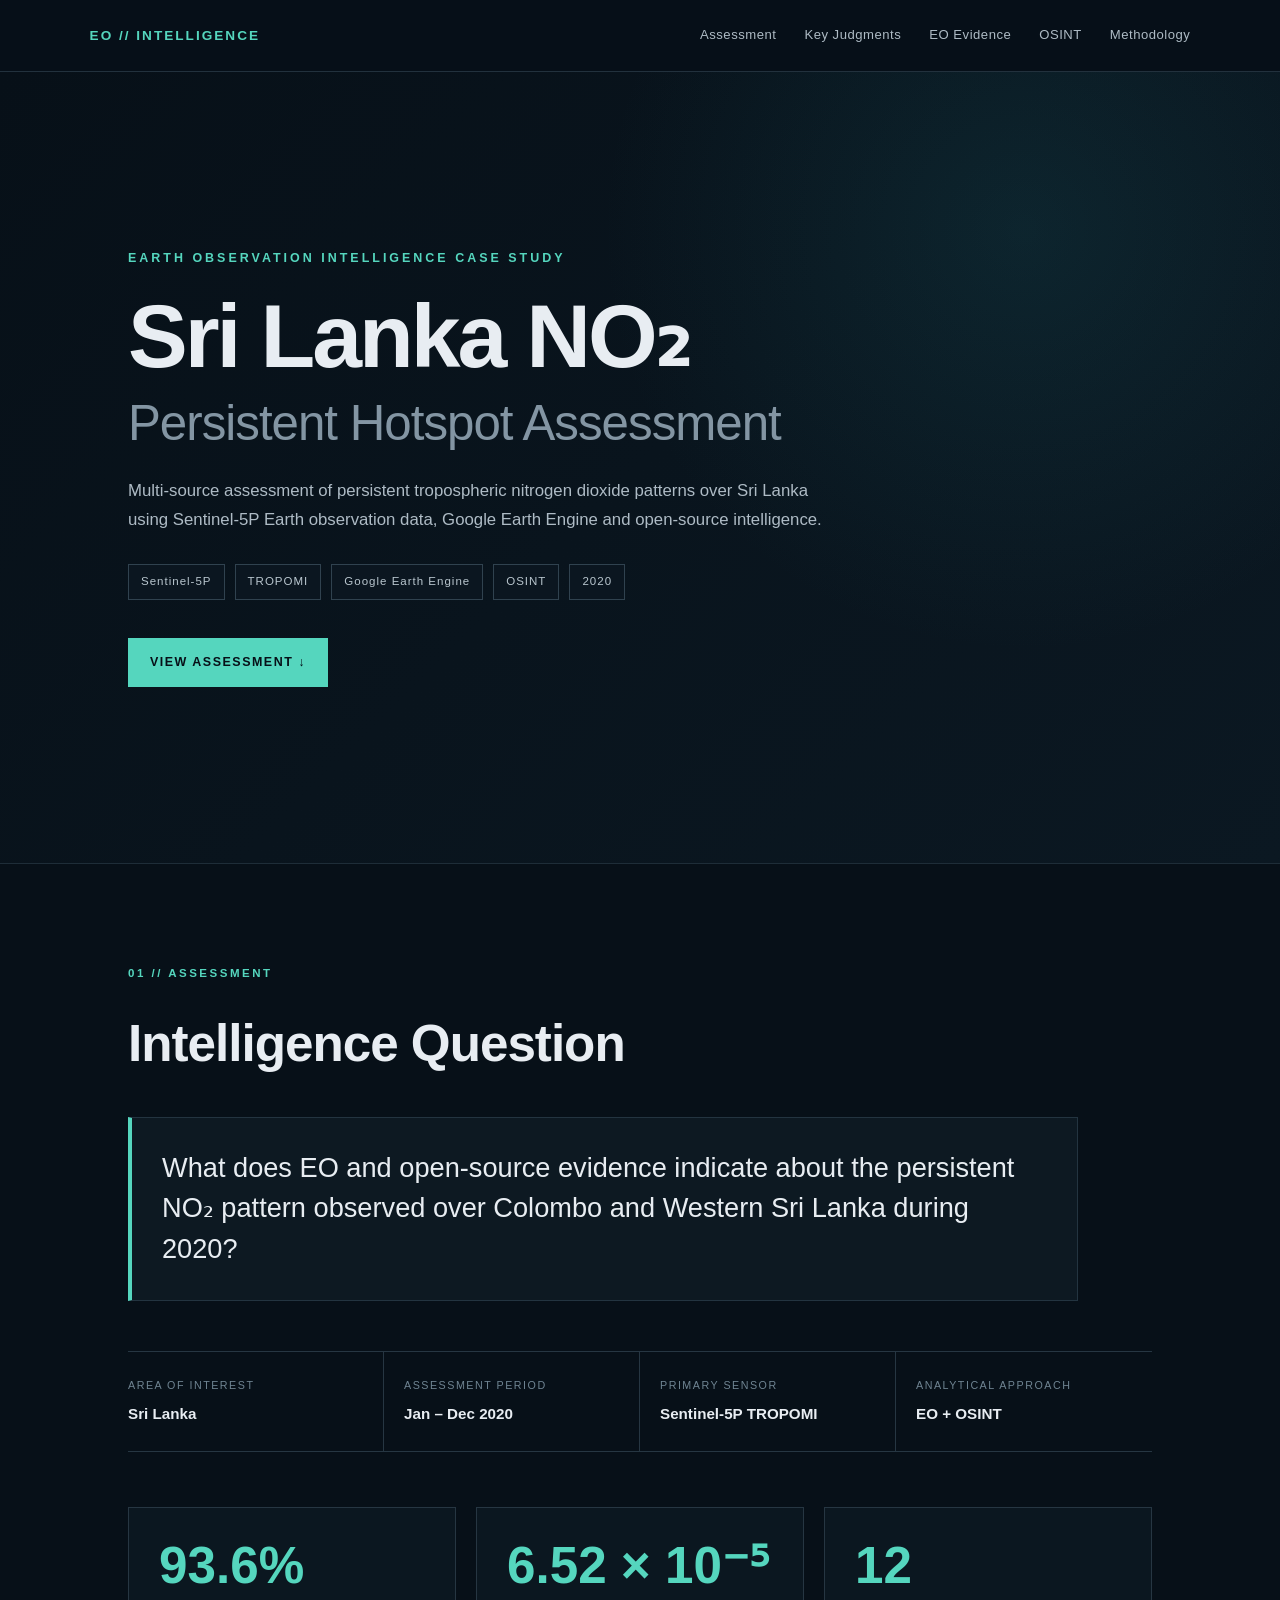
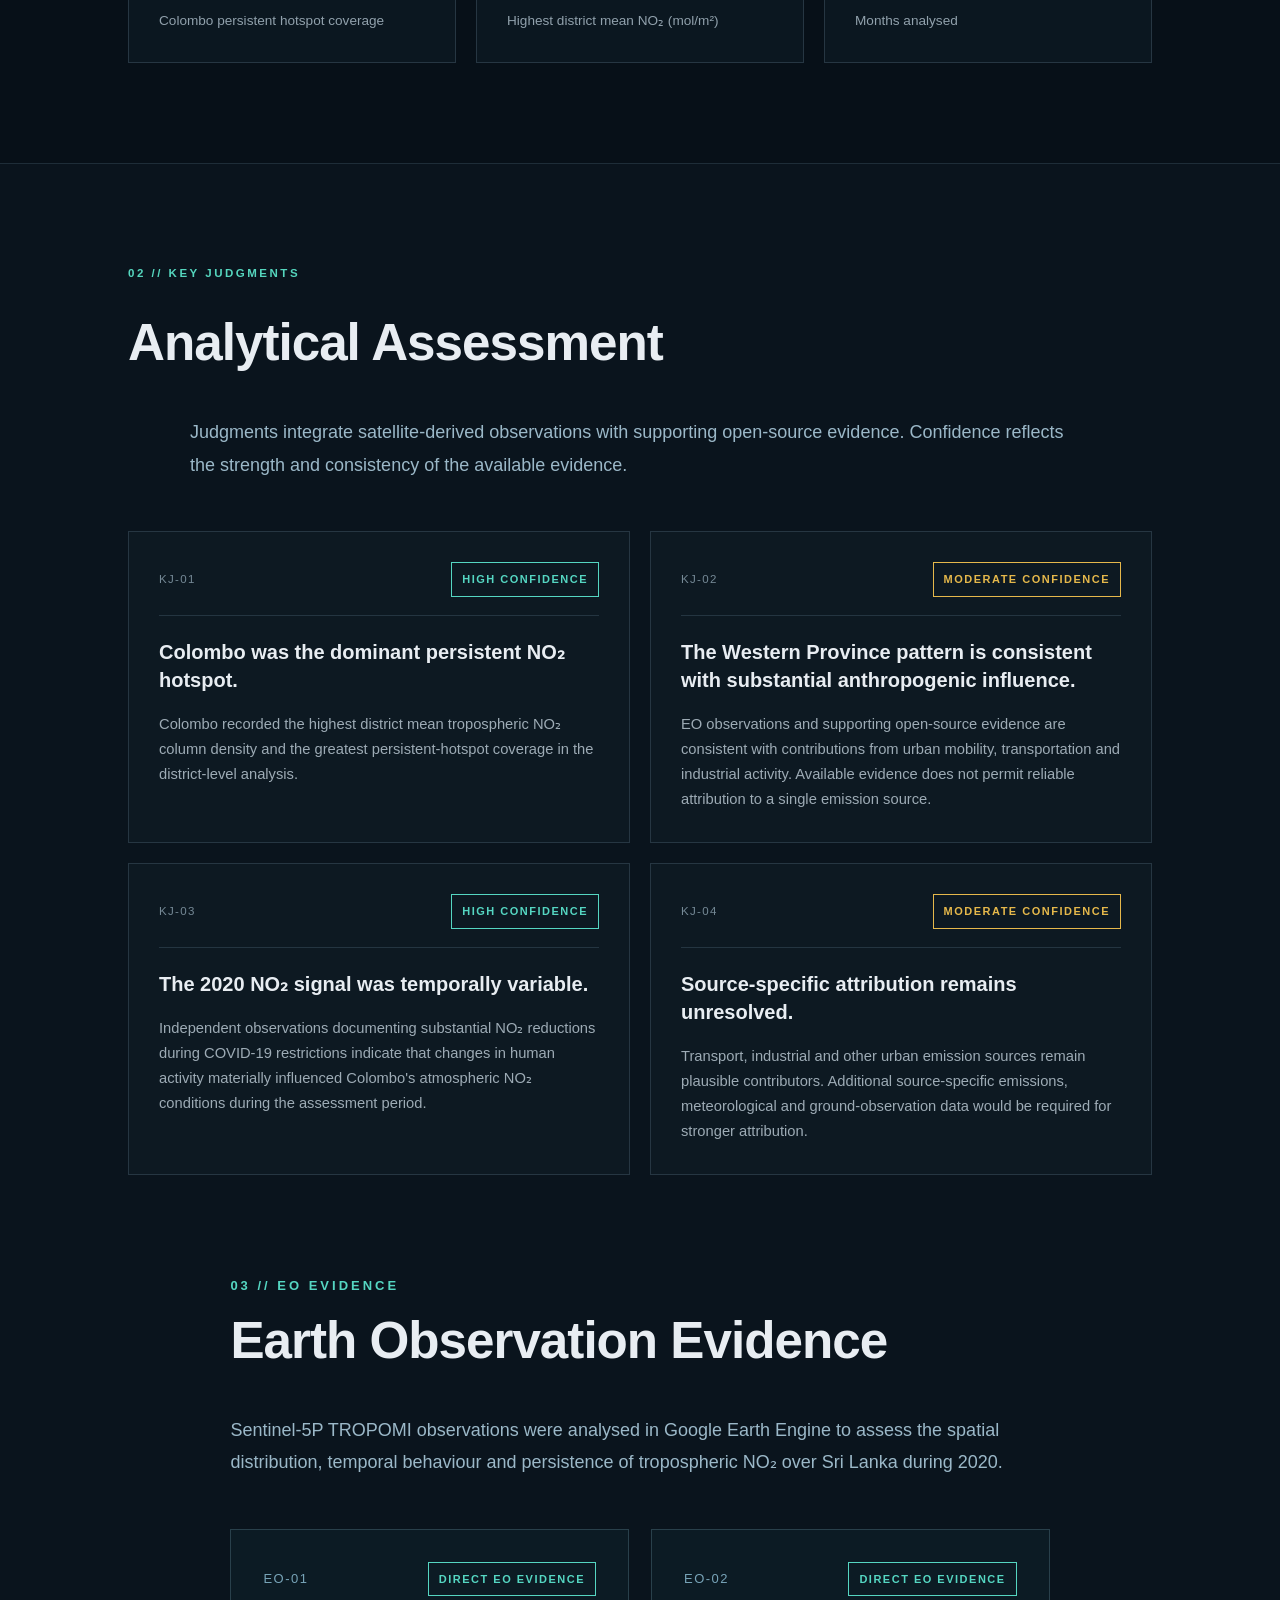
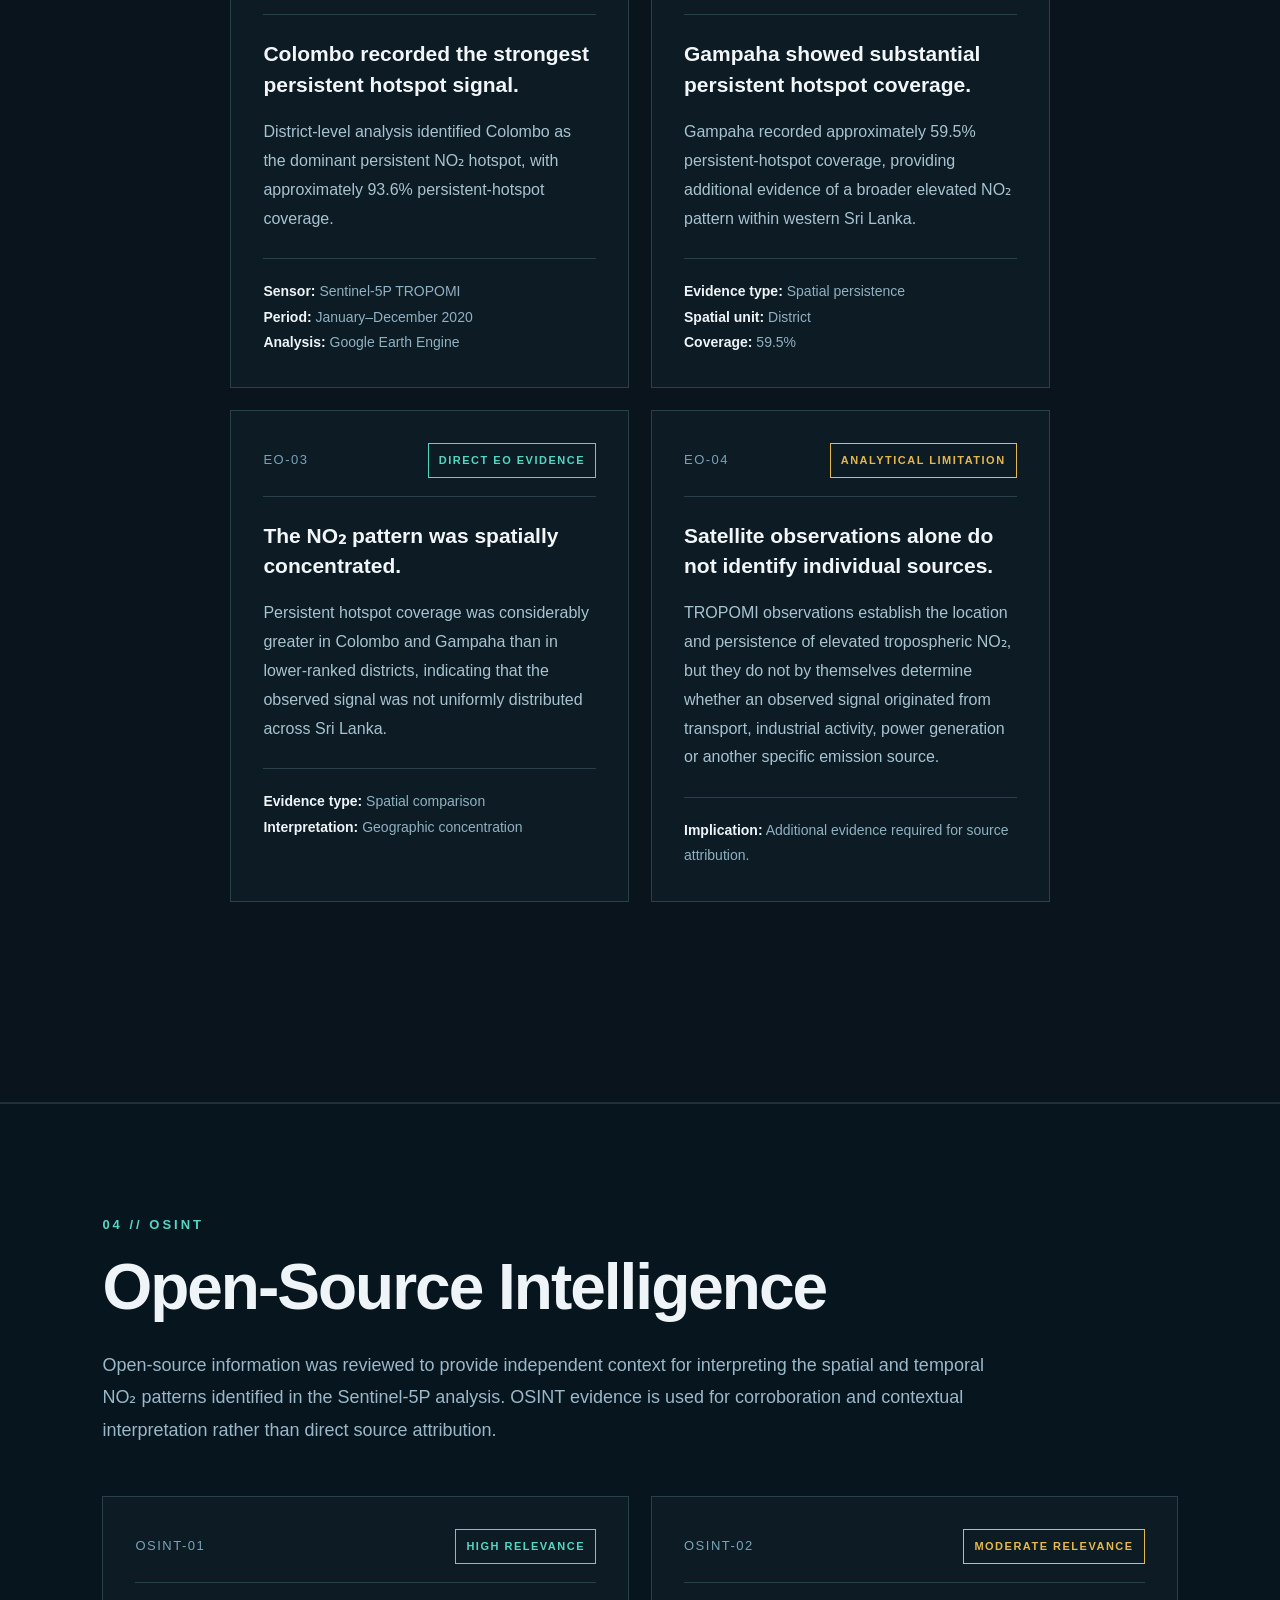
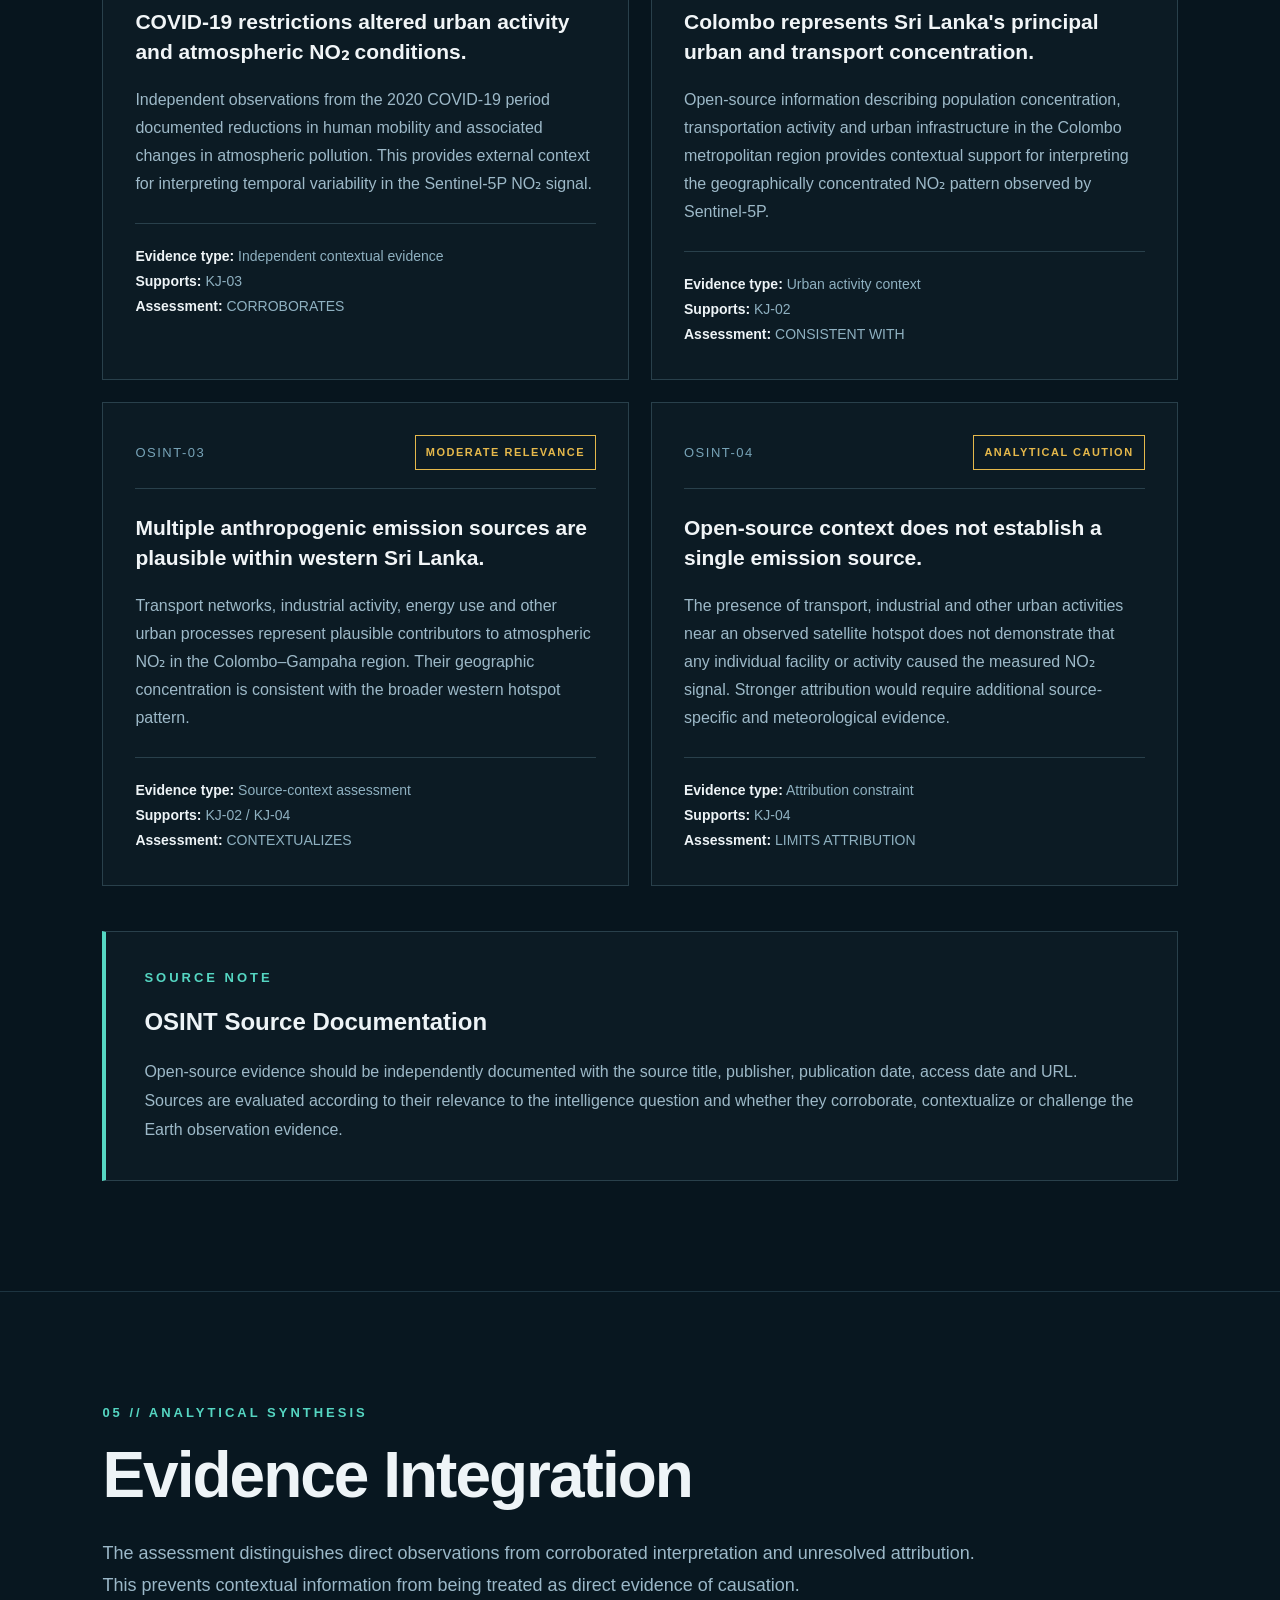
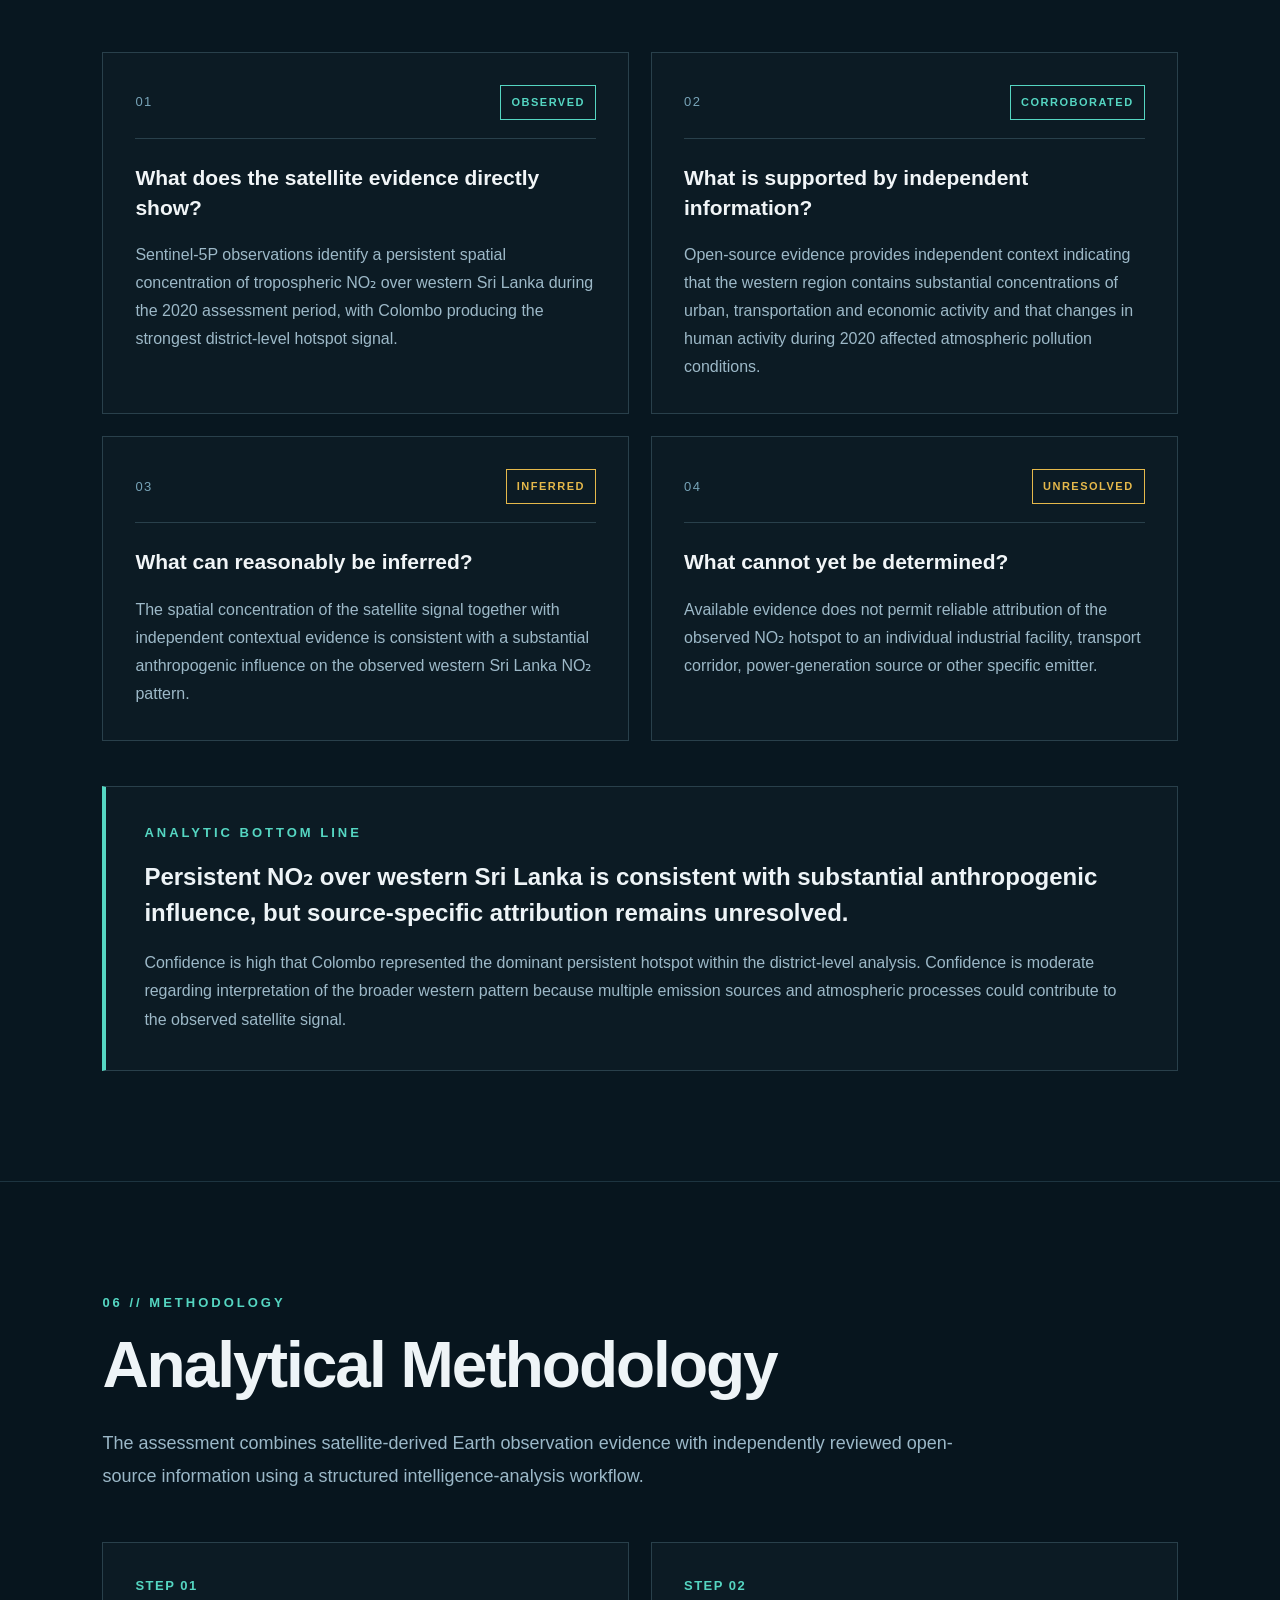
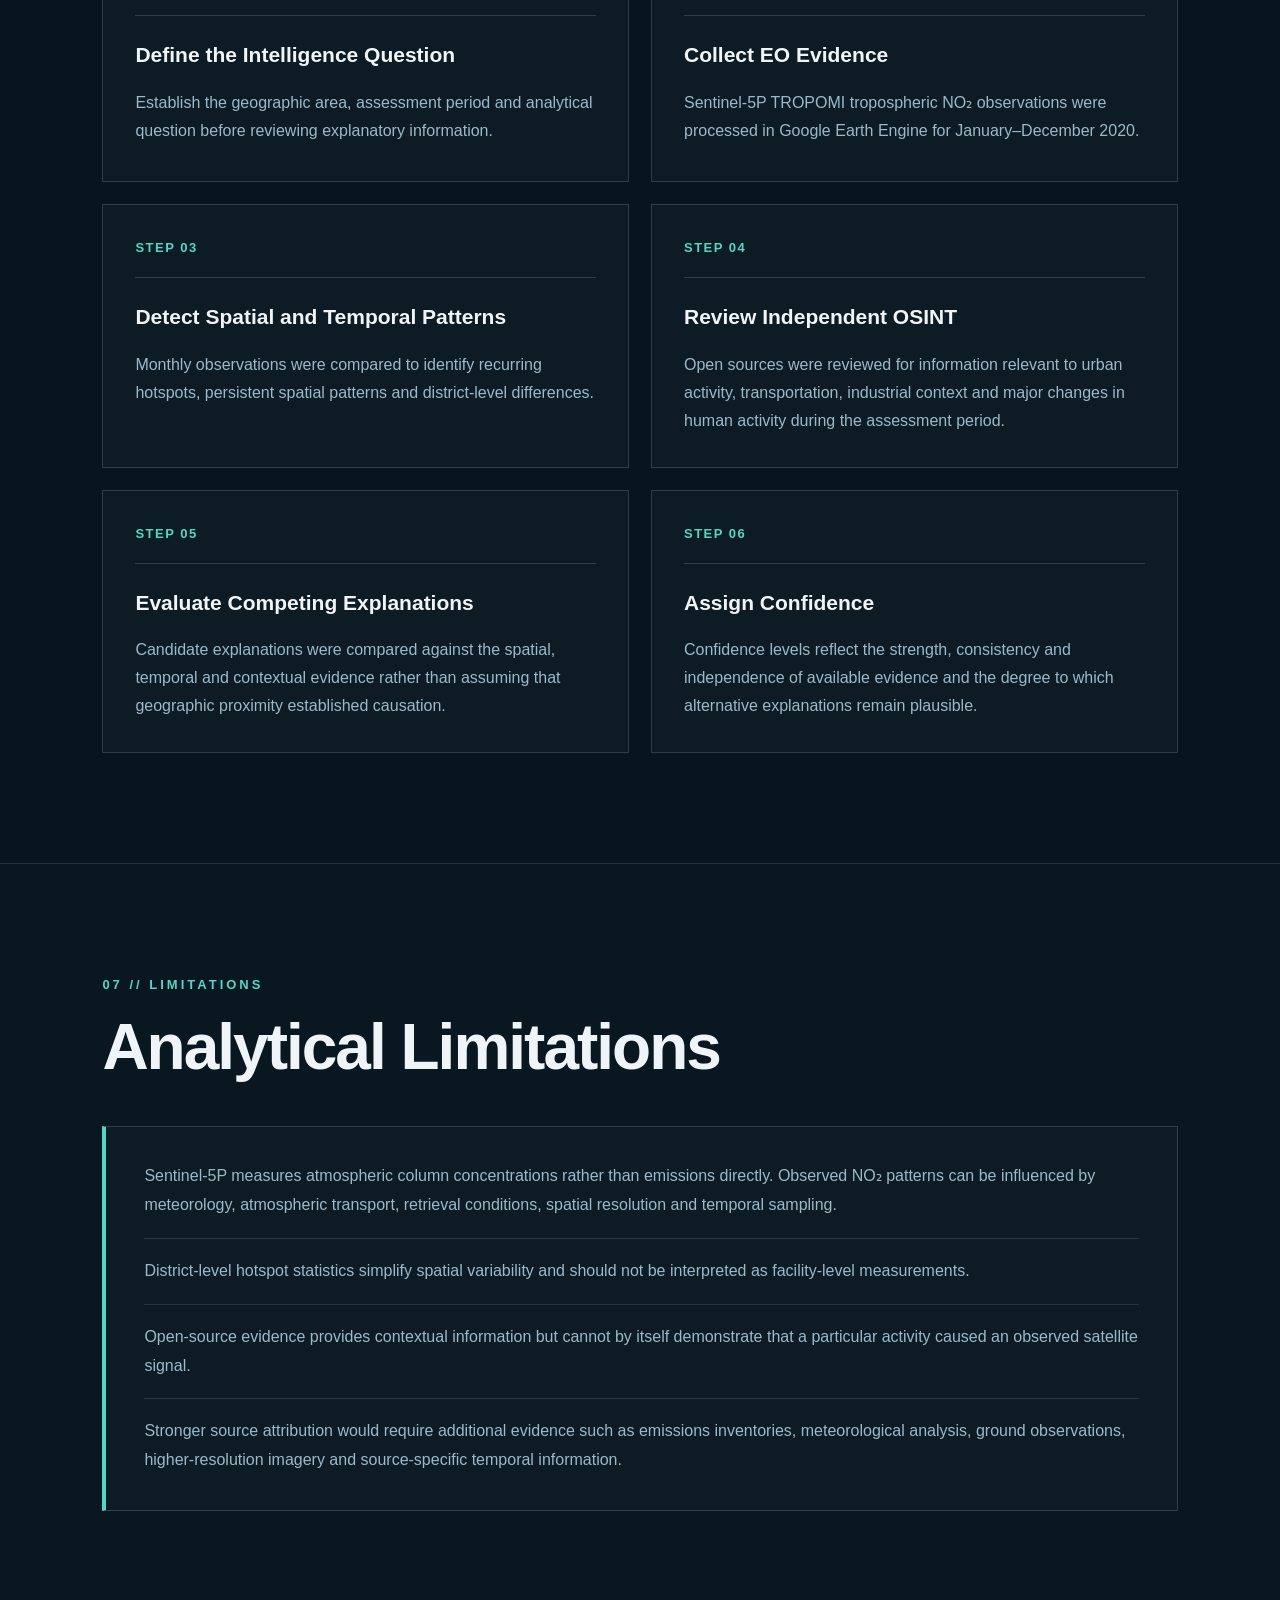
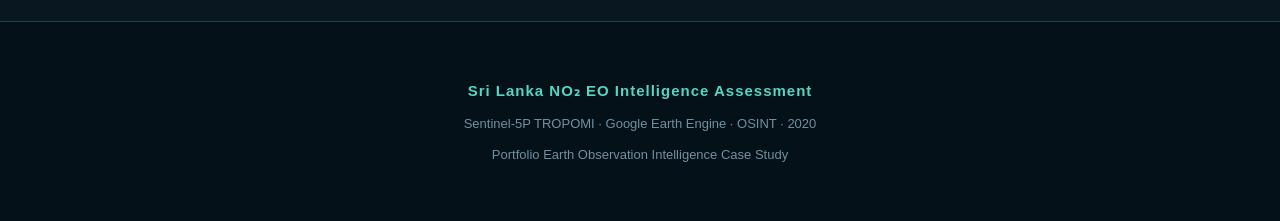
<file: docs/index.html>
<!DOCTYPE html>
<html lang="en">

<head>
  <meta charset="UTF-8">
  <meta name="viewport" content="width=device-width, initial-scale=1.0">

  <title>Sri Lanka NO₂ | EO Intelligence Assessment</title>

  <link rel="stylesheet" href="style.css">
</head>

<body>

  <!-- =========================
       NAVIGATION
  ========================== -->
  <nav class="navbar">
    <div class="logo">EO // INTELLIGENCE</div>

    <div class="nav-links">
      <a href="#assessment">Assessment</a>
      <a href="#judgments">Key Judgments</a>
      <a href="#evidence">EO Evidence</a>
      <a href="#osint">OSINT</a>
      <a href="#methodology">Methodology</a>
    </div>
  </nav>


  <!-- =========================
       HERO
  ========================== -->
  <header class="hero">

    <div class="hero-content">

      <p class="eyebrow">
        EARTH OBSERVATION INTELLIGENCE CASE STUDY
      </p>

      <h1>
        Sri Lanka NO₂
        <span>Persistent Hotspot Assessment</span>
      </h1>

      <p class="hero-description">
        Multi-source assessment of persistent tropospheric nitrogen dioxide
        patterns over Sri Lanka using Sentinel-5P Earth observation data,
        Google Earth Engine and open-source intelligence.
      </p>

      <div class="tags">
        <span>Sentinel-5P</span>
        <span>TROPOMI</span>
        <span>Google Earth Engine</span>
        <span>OSINT</span>
        <span>2020</span>
      </div>

      <a class="primary-button" href="#assessment">
        VIEW ASSESSMENT ↓
      </a>

    </div>

  </header>


  <!-- =========================
       INTELLIGENCE QUESTION
  ========================== -->
  <section id="assessment" class="section">

    <p class="section-number">01 // ASSESSMENT</p>

    <h2>Intelligence Question</h2>

    <div class="question-box">
      What does EO and open-source evidence indicate about the persistent
      NO₂ pattern observed over Colombo and Western Sri Lanka during 2020?
    </div>


    <div class="metadata-grid">

      <div>
        <p>AREA OF INTEREST</p>
        <strong>Sri Lanka</strong>
      </div>

      <div>
        <p>ASSESSMENT PERIOD</p>
        <strong>Jan – Dec 2020</strong>
      </div>

      <div>
        <p>PRIMARY SENSOR</p>
        <strong>Sentinel-5P TROPOMI</strong>
      </div>

      <div>
        <p>ANALYTICAL APPROACH</p>
        <strong>EO + OSINT</strong>
      </div>

    </div>


    <!-- Key metrics -->

    <div class="metrics">

      <div class="metric">
        <span>93.6%</span>
        <p>Colombo persistent hotspot coverage</p>
      </div>

      <div class="metric">
        <span>6.52 × 10⁻⁵</span>
        <p>Highest district mean NO₂ (mol/m²)</p>
      </div>

      <div class="metric">
        <span>12</span>
        <p>Months analysed</p>
      </div>

    </div>

  </section>


  <!-- =========================
       KEY JUDGMENTS
  ========================== -->
  <section id="judgments" class="section dark-section">

    <p class="section-number">02 // KEY JUDGMENTS</p>

    <h2>Analytical Assessment</h2>

    <p class="section-intro">
      Judgments integrate satellite-derived observations with supporting
      open-source evidence. Confidence reflects the strength and consistency
      of the available evidence.
    </p>


    <div class="judgment-grid">

      <!-- Judgment 1 -->

      <article class="judgment-card">

        <div class="judgment-header">
          <span>KJ-01</span>
          <span class="confidence high">HIGH CONFIDENCE</span>
        </div>

        <h3>Colombo was the dominant persistent NO₂ hotspot.</h3>

        <p>
          Colombo recorded the highest district mean tropospheric NO₂ column
          density and the greatest persistent-hotspot coverage in the
          district-level analysis.
        </p>

      </article>


      <!-- Judgment 2 -->

      <article class="judgment-card">

        <div class="judgment-header">
          <span>KJ-02</span>
          <span class="confidence moderate">MODERATE CONFIDENCE</span>
        </div>

        <h3>The Western Province pattern is consistent with substantial anthropogenic influence.</h3>

        <p>
          EO observations and supporting open-source evidence are consistent
          with contributions from urban mobility, transportation and
          industrial activity. Available evidence does not permit reliable
          attribution to a single emission source.
        </p>

      </article>


      <!-- Judgment 3 -->

      <article class="judgment-card">

        <div class="judgment-header">
          <span>KJ-03</span>
          <span class="confidence high">HIGH CONFIDENCE</span>
        </div>

        <h3>The 2020 NO₂ signal was temporally variable.</h3>

        <p>
          Independent observations documenting substantial NO₂ reductions
          during COVID-19 restrictions indicate that changes in human activity
          materially influenced Colombo's atmospheric NO₂ conditions during
          the assessment period.
        </p>

      </article>


      <!-- Judgment 4 -->

      <article class="judgment-card">

        <div class="judgment-header">
          <span>KJ-04</span>
          <span class="confidence moderate">MODERATE CONFIDENCE</span>
        </div>

        <h3>Source-specific attribution remains unresolved.</h3>

        <p>
          Transport, industrial and other urban emission sources remain
          plausible contributors. Additional source-specific emissions,
          meteorological and ground-observation data would be required for
          stronger attribution.
        </p>

      </article>

    </div>

    <!-- =========================
     03 // EO EVIDENCE
========================= -->

<section id="evidence" class="section">

  <div class="section-label">03 // EO EVIDENCE</div>
  <h2>Earth Observation Evidence</h2>

  <p class="section-intro">
    Sentinel-5P TROPOMI observations were analysed in Google Earth Engine
    to assess the spatial distribution, temporal behaviour and persistence
    of tropospheric NO₂ over Sri Lanka during 2020.
  </p>

  <div class="evidence-grid">

    <!-- EO-01 -->
    <article class="evidence-card">

      <div class="evidence-header">
        <span>EO-01</span>
        <span class="confidence high">DIRECT EO EVIDENCE</span>
      </div>

      <h3>Colombo recorded the strongest persistent hotspot signal.</h3>

      <p>
        District-level analysis identified Colombo as the dominant
        persistent NO₂ hotspot, with approximately 93.6% persistent-hotspot
        coverage.
      </p>

      <div class="evidence-meta">
        <strong>Sensor:</strong> Sentinel-5P TROPOMI<br>
        <strong>Period:</strong> January–December 2020<br>
        <strong>Analysis:</strong> Google Earth Engine
      </div>

    </article>


    <!-- EO-02 -->
    <article class="evidence-card">

      <div class="evidence-header">
        <span>EO-02</span>
        <span class="confidence high">DIRECT EO EVIDENCE</span>
      </div>

      <h3>Gampaha showed substantial persistent hotspot coverage.</h3>

      <p>
        Gampaha recorded approximately 59.5% persistent-hotspot coverage,
        providing additional evidence of a broader elevated NO₂ pattern
        within western Sri Lanka.
      </p>

      <div class="evidence-meta">
        <strong>Evidence type:</strong> Spatial persistence<br>
        <strong>Spatial unit:</strong> District<br>
        <strong>Coverage:</strong> 59.5%
      </div>

    </article>


    <!-- EO-03 -->
    <article class="evidence-card">

      <div class="evidence-header">
        <span>EO-03</span>
        <span class="confidence high">DIRECT EO EVIDENCE</span>
      </div>

      <h3>The NO₂ pattern was spatially concentrated.</h3>

      <p>
        Persistent hotspot coverage was considerably greater in Colombo
        and Gampaha than in lower-ranked districts, indicating that the
        observed signal was not uniformly distributed across Sri Lanka.
      </p>

      <div class="evidence-meta">
        <strong>Evidence type:</strong> Spatial comparison<br>
        <strong>Interpretation:</strong> Geographic concentration
      </div>

    </article>


    <!-- EO-04 -->
    <article class="evidence-card">

      <div class="evidence-header">
        <span>EO-04</span>
        <span class="confidence moderate">ANALYTICAL LIMITATION</span>
      </div>

      <h3>Satellite observations alone do not identify individual sources.</h3>

      <p>
        TROPOMI observations establish the location and persistence of
        elevated tropospheric NO₂, but they do not by themselves determine
        whether an observed signal originated from transport, industrial
        activity, power generation or another specific emission source.
      </p>

      <div class="evidence-meta">
        <strong>Implication:</strong> Additional evidence required for
        source attribution.
      </div>

    </article>

  </div>

</section>

  </section>
<!-- =====================================================
     04 // OSINT
===================================================== -->

<section id="osint" class="section">

  <div class="section-label">04 // OSINT</div>
  <h2>Open-Source Intelligence</h2>

  <p class="section-intro">
    Open-source information was reviewed to provide independent context
    for interpreting the spatial and temporal NO₂ patterns identified in
    the Sentinel-5P analysis. OSINT evidence is used for corroboration and
    contextual interpretation rather than direct source attribution.
  </p>


  <div class="evidence-grid">

    <!-- OSINT-01 -->

    <article class="evidence-card">

      <div class="evidence-header">
        <span>OSINT-01</span>
        <span class="confidence high">HIGH RELEVANCE</span>
      </div>

      <h3>COVID-19 restrictions altered urban activity and atmospheric NO₂ conditions.</h3>

      <p>
        Independent observations from the 2020 COVID-19 period documented
        reductions in human mobility and associated changes in atmospheric
        pollution. This provides external context for interpreting temporal
        variability in the Sentinel-5P NO₂ signal.
      </p>

      <div class="evidence-meta">
        <strong>Evidence type:</strong> Independent contextual evidence<br>
        <strong>Supports:</strong> KJ-03<br>
        <strong>Assessment:</strong> CORROBORATES
      </div>

    </article>


    <!-- OSINT-02 -->

    <article class="evidence-card">

      <div class="evidence-header">
        <span>OSINT-02</span>
        <span class="confidence moderate">MODERATE RELEVANCE</span>
      </div>

      <h3>Colombo represents Sri Lanka's principal urban and transport concentration.</h3>

      <p>
        Open-source information describing population concentration,
        transportation activity and urban infrastructure in the Colombo
        metropolitan region provides contextual support for interpreting
        the geographically concentrated NO₂ pattern observed by Sentinel-5P.
      </p>

      <div class="evidence-meta">
        <strong>Evidence type:</strong> Urban activity context<br>
        <strong>Supports:</strong> KJ-02<br>
        <strong>Assessment:</strong> CONSISTENT WITH
      </div>

    </article>


    <!-- OSINT-03 -->

    <article class="evidence-card">

      <div class="evidence-header">
        <span>OSINT-03</span>
        <span class="confidence moderate">MODERATE RELEVANCE</span>
      </div>

      <h3>Multiple anthropogenic emission sources are plausible within western Sri Lanka.</h3>

      <p>
        Transport networks, industrial activity, energy use and other
        urban processes represent plausible contributors to atmospheric
        NO₂ in the Colombo–Gampaha region. Their geographic concentration
        is consistent with the broader western hotspot pattern.
      </p>

      <div class="evidence-meta">
        <strong>Evidence type:</strong> Source-context assessment<br>
        <strong>Supports:</strong> KJ-02 / KJ-04<br>
        <strong>Assessment:</strong> CONTEXTUALIZES
      </div>

    </article>


    <!-- OSINT-04 -->

    <article class="evidence-card">

      <div class="evidence-header">
        <span>OSINT-04</span>
        <span class="confidence moderate">ANALYTICAL CAUTION</span>
      </div>

      <h3>Open-source context does not establish a single emission source.</h3>

      <p>
        The presence of transport, industrial and other urban activities
        near an observed satellite hotspot does not demonstrate that any
        individual facility or activity caused the measured NO₂ signal.
        Stronger attribution would require additional source-specific and
        meteorological evidence.
      </p>

      <div class="evidence-meta">
        <strong>Evidence type:</strong> Attribution constraint<br>
        <strong>Supports:</strong> KJ-04<br>
        <strong>Assessment:</strong> LIMITS ATTRIBUTION
      </div>

    </article>

  </div>


  <!-- SOURCE NOTE -->

  <div class="analysis-box">

    <div class="section-label">SOURCE NOTE</div>

    <h3>OSINT Source Documentation</h3>

    <p>
      Open-source evidence should be independently documented with the
      source title, publisher, publication date, access date and URL.
      Sources are evaluated according to their relevance to the intelligence
      question and whether they corroborate, contextualize or challenge the
      Earth observation evidence.
    </p>

  </div>

</section>



<!-- =====================================================
     05 // ANALYTICAL SYNTHESIS
===================================================== -->

<section id="synthesis" class="section">

  <div class="section-label">05 // ANALYTICAL SYNTHESIS</div>
  <h2>Evidence Integration</h2>

  <p class="section-intro">
    The assessment distinguishes direct observations from corroborated
    interpretation and unresolved attribution. This prevents contextual
    information from being treated as direct evidence of causation.
  </p>


  <div class="evidence-grid">

    <!-- OBSERVED -->

    <article class="evidence-card">

      <div class="evidence-header">
        <span>01</span>
        <span class="confidence high">OBSERVED</span>
      </div>

      <h3>What does the satellite evidence directly show?</h3>

      <p>
        Sentinel-5P observations identify a persistent spatial concentration
        of tropospheric NO₂ over western Sri Lanka during the 2020
        assessment period, with Colombo producing the strongest
        district-level hotspot signal.
      </p>

    </article>


    <!-- CORROBORATED -->

    <article class="evidence-card">

      <div class="evidence-header">
        <span>02</span>
        <span class="confidence high">CORROBORATED</span>
      </div>

      <h3>What is supported by independent information?</h3>

      <p>
        Open-source evidence provides independent context indicating that
        the western region contains substantial concentrations of urban,
        transportation and economic activity and that changes in human
        activity during 2020 affected atmospheric pollution conditions.
      </p>

    </article>


    <!-- INFERRED -->

    <article class="evidence-card">

      <div class="evidence-header">
        <span>03</span>
        <span class="confidence moderate">INFERRED</span>
      </div>

      <h3>What can reasonably be inferred?</h3>

      <p>
        The spatial concentration of the satellite signal together with
        independent contextual evidence is consistent with a substantial
        anthropogenic influence on the observed western Sri Lanka NO₂
        pattern.
      </p>

    </article>


    <!-- UNRESOLVED -->

    <article class="evidence-card">

      <div class="evidence-header">
        <span>04</span>
        <span class="confidence moderate">UNRESOLVED</span>
      </div>

      <h3>What cannot yet be determined?</h3>

      <p>
        Available evidence does not permit reliable attribution of the
        observed NO₂ hotspot to an individual industrial facility,
        transport corridor, power-generation source or other specific
        emitter.
      </p>

    </article>

  </div>


  <!-- BOTTOM LINE -->

  <div class="analysis-box">

    <div class="section-label">ANALYTIC BOTTOM LINE</div>

    <h3>
      Persistent NO₂ over western Sri Lanka is consistent with substantial
      anthropogenic influence, but source-specific attribution remains
      unresolved.
    </h3>

    <p>
      Confidence is high that Colombo represented the dominant persistent
      hotspot within the district-level analysis. Confidence is moderate
      regarding interpretation of the broader western pattern because
      multiple emission sources and atmospheric processes could contribute
      to the observed satellite signal.
    </p>

  </div>

</section>



<!-- =====================================================
     06 // METHODOLOGY
===================================================== -->

<section id="methodology" class="section">

  <div class="section-label">06 // METHODOLOGY</div>
  <h2>Analytical Methodology</h2>

  <p class="section-intro">
    The assessment combines satellite-derived Earth observation evidence
    with independently reviewed open-source information using a structured
    intelligence-analysis workflow.
  </p>


  <div class="evidence-grid">

    <!-- STEP 1 -->

    <article class="evidence-card">

      <div class="evidence-header">
        <span>STEP 01</span>
      </div>

      <h3>Define the Intelligence Question</h3>

      <p>
        Establish the geographic area, assessment period and analytical
        question before reviewing explanatory information.
      </p>

    </article>


    <!-- STEP 2 -->

    <article class="evidence-card">

      <div class="evidence-header">
        <span>STEP 02</span>
      </div>

      <h3>Collect EO Evidence</h3>

      <p>
        Sentinel-5P TROPOMI tropospheric NO₂ observations were processed
        in Google Earth Engine for January–December 2020.
      </p>

    </article>


    <!-- STEP 3 -->

    <article class="evidence-card">

      <div class="evidence-header">
        <span>STEP 03</span>
      </div>

      <h3>Detect Spatial and Temporal Patterns</h3>

      <p>
        Monthly observations were compared to identify recurring hotspots,
        persistent spatial patterns and district-level differences.
      </p>

    </article>


    <!-- STEP 4 -->

    <article class="evidence-card">

      <div class="evidence-header">
        <span>STEP 04</span>
      </div>

      <h3>Review Independent OSINT</h3>

      <p>
        Open sources were reviewed for information relevant to urban
        activity, transportation, industrial context and major changes in
        human activity during the assessment period.
      </p>

    </article>


    <!-- STEP 5 -->

    <article class="evidence-card">

      <div class="evidence-header">
        <span>STEP 05</span>
      </div>

      <h3>Evaluate Competing Explanations</h3>

      <p>
        Candidate explanations were compared against the spatial,
        temporal and contextual evidence rather than assuming that
        geographic proximity established causation.
      </p>

    </article>


    <!-- STEP 6 -->

    <article class="evidence-card">

      <div class="evidence-header">
        <span>STEP 06</span>
      </div>

      <h3>Assign Confidence</h3>

      <p>
        Confidence levels reflect the strength, consistency and independence
        of available evidence and the degree to which alternative
        explanations remain plausible.
      </p>

    </article>

  </div>

</section>



<!-- =====================================================
     07 // LIMITATIONS
===================================================== -->

<section id="limitations" class="section">

  <div class="section-label">07 // LIMITATIONS</div>
  <h2>Analytical Limitations</h2>

  <div class="analysis-box">

    <p>
      Sentinel-5P measures atmospheric column concentrations rather than
      emissions directly. Observed NO₂ patterns can be influenced by
      meteorology, atmospheric transport, retrieval conditions, spatial
      resolution and temporal sampling.
    </p>

    <p>
      District-level hotspot statistics simplify spatial variability and
      should not be interpreted as facility-level measurements.
    </p>

    <p>
      Open-source evidence provides contextual information but cannot by
      itself demonstrate that a particular activity caused an observed
      satellite signal.
    </p>

    <p>
      Stronger source attribution would require additional evidence such as
      emissions inventories, meteorological analysis, ground observations,
      higher-resolution imagery and source-specific temporal information.
    </p>

  </div>

</section>



<!-- =====================================================
     FOOTER
===================================================== -->

<footer class="footer">

  <div>
    <strong>Sri Lanka NO₂ EO Intelligence Assessment</strong>
  </div>

  <p>
    Sentinel-5P TROPOMI · Google Earth Engine · OSINT · 2020
  </p>

  <p>
    Portfolio Earth Observation Intelligence Case Study
  </p>

</footer>
</body>

</html>
</file>
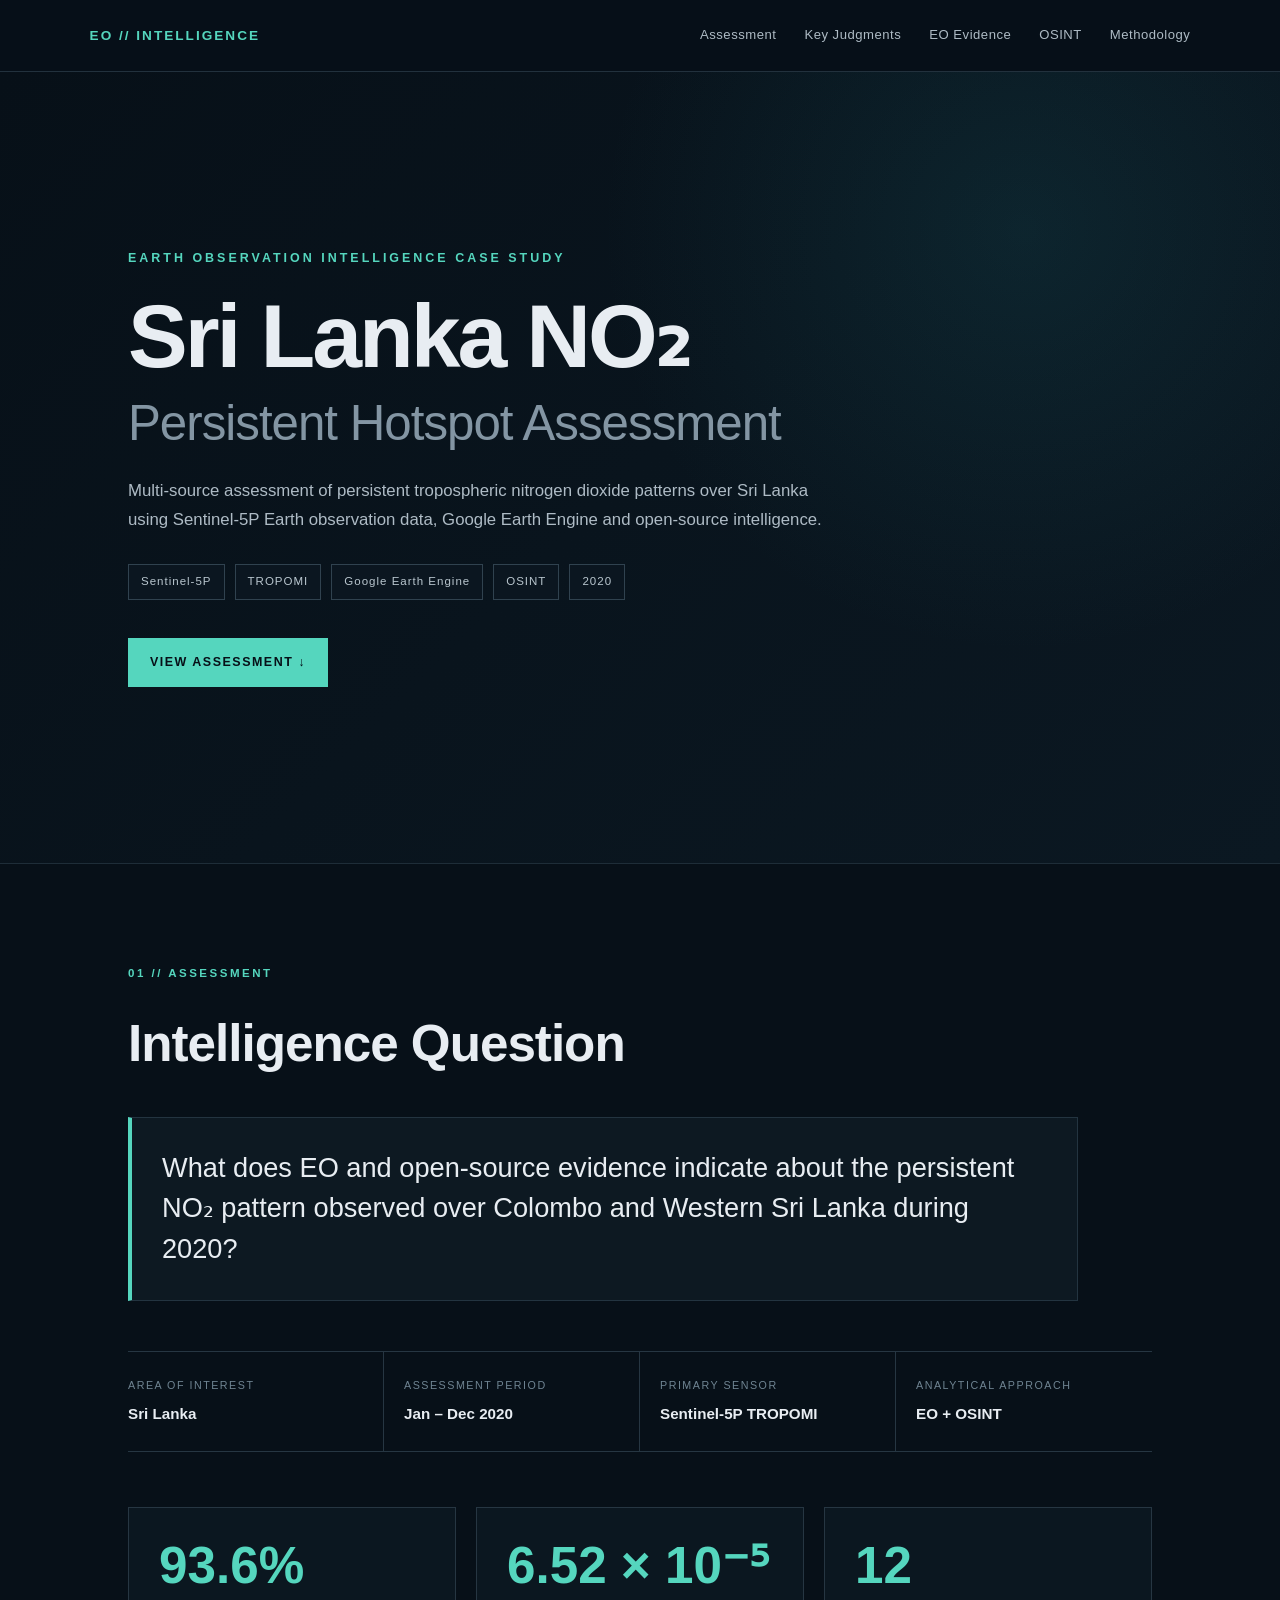
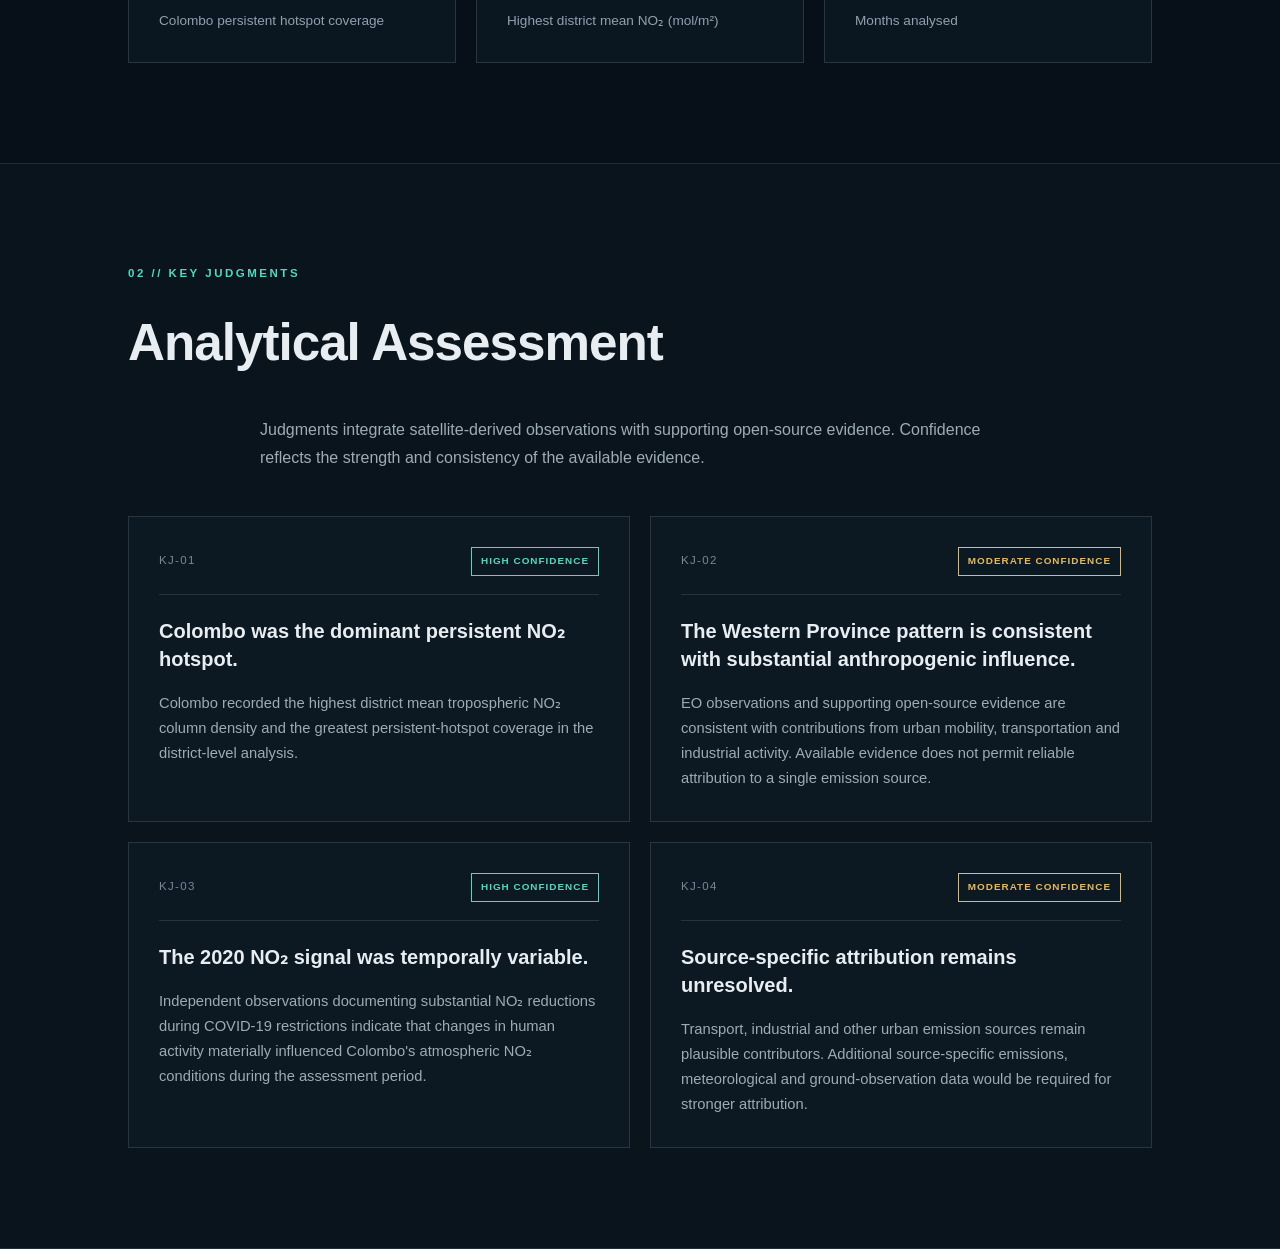
<file: web/index.html>
<!DOCTYPE html>
<html lang="en">

<head>
  <meta charset="UTF-8">
  <meta name="viewport" content="width=device-width, initial-scale=1.0">

  <title>Sri Lanka NO₂ | EO Intelligence Assessment</title>

  <link rel="stylesheet" href="style.css">
</head>

<body>

  <!-- =========================
       NAVIGATION
  ========================== -->
  <nav class="navbar">
    <div class="logo">EO // INTELLIGENCE</div>

    <div class="nav-links">
      <a href="#assessment">Assessment</a>
      <a href="#judgments">Key Judgments</a>
      <a href="#evidence">EO Evidence</a>
      <a href="#osint">OSINT</a>
      <a href="#methodology">Methodology</a>
    </div>
  </nav>


  <!-- =========================
       HERO
  ========================== -->
  <header class="hero">

    <div class="hero-content">

      <p class="eyebrow">
        EARTH OBSERVATION INTELLIGENCE CASE STUDY
      </p>

      <h1>
        Sri Lanka NO₂
        <span>Persistent Hotspot Assessment</span>
      </h1>

      <p class="hero-description">
        Multi-source assessment of persistent tropospheric nitrogen dioxide
        patterns over Sri Lanka using Sentinel-5P Earth observation data,
        Google Earth Engine and open-source intelligence.
      </p>

      <div class="tags">
        <span>Sentinel-5P</span>
        <span>TROPOMI</span>
        <span>Google Earth Engine</span>
        <span>OSINT</span>
        <span>2020</span>
      </div>

      <a class="primary-button" href="#assessment">
        VIEW ASSESSMENT ↓
      </a>

    </div>

  </header>


  <!-- =========================
       INTELLIGENCE QUESTION
  ========================== -->
  <section id="assessment" class="section">

    <p class="section-number">01 // ASSESSMENT</p>

    <h2>Intelligence Question</h2>

    <div class="question-box">
      What does EO and open-source evidence indicate about the persistent
      NO₂ pattern observed over Colombo and Western Sri Lanka during 2020?
    </div>


    <div class="metadata-grid">

      <div>
        <p>AREA OF INTEREST</p>
        <strong>Sri Lanka</strong>
      </div>

      <div>
        <p>ASSESSMENT PERIOD</p>
        <strong>Jan – Dec 2020</strong>
      </div>

      <div>
        <p>PRIMARY SENSOR</p>
        <strong>Sentinel-5P TROPOMI</strong>
      </div>

      <div>
        <p>ANALYTICAL APPROACH</p>
        <strong>EO + OSINT</strong>
      </div>

    </div>


    <!-- Key metrics -->

    <div class="metrics">

      <div class="metric">
        <span>93.6%</span>
        <p>Colombo persistent hotspot coverage</p>
      </div>

      <div class="metric">
        <span>6.52 × 10⁻⁵</span>
        <p>Highest district mean NO₂ (mol/m²)</p>
      </div>

      <div class="metric">
        <span>12</span>
        <p>Months analysed</p>
      </div>

    </div>

  </section>


  <!-- =========================
       KEY JUDGMENTS
  ========================== -->
  <section id="judgments" class="section dark-section">

    <p class="section-number">02 // KEY JUDGMENTS</p>

    <h2>Analytical Assessment</h2>

    <p class="section-intro">
      Judgments integrate satellite-derived observations with supporting
      open-source evidence. Confidence reflects the strength and consistency
      of the available evidence.
    </p>


    <div class="judgment-grid">

      <!-- Judgment 1 -->

      <article class="judgment-card">

        <div class="judgment-header">
          <span>KJ-01</span>
          <span class="confidence high">HIGH CONFIDENCE</span>
        </div>

        <h3>Colombo was the dominant persistent NO₂ hotspot.</h3>

        <p>
          Colombo recorded the highest district mean tropospheric NO₂ column
          density and the greatest persistent-hotspot coverage in the
          district-level analysis.
        </p>

      </article>


      <!-- Judgment 2 -->

      <article class="judgment-card">

        <div class="judgment-header">
          <span>KJ-02</span>
          <span class="confidence moderate">MODERATE CONFIDENCE</span>
        </div>

        <h3>The Western Province pattern is consistent with substantial anthropogenic influence.</h3>

        <p>
          EO observations and supporting open-source evidence are consistent
          with contributions from urban mobility, transportation and
          industrial activity. Available evidence does not permit reliable
          attribution to a single emission source.
        </p>

      </article>


      <!-- Judgment 3 -->

      <article class="judgment-card">

        <div class="judgment-header">
          <span>KJ-03</span>
          <span class="confidence high">HIGH CONFIDENCE</span>
        </div>

        <h3>The 2020 NO₂ signal was temporally variable.</h3>

        <p>
          Independent observations documenting substantial NO₂ reductions
          during COVID-19 restrictions indicate that changes in human activity
          materially influenced Colombo's atmospheric NO₂ conditions during
          the assessment period.
        </p>

      </article>


      <!-- Judgment 4 -->

      <article class="judgment-card">

        <div class="judgment-header">
          <span>KJ-04</span>
          <span class="confidence moderate">MODERATE CONFIDENCE</span>
        </div>

        <h3>Source-specific attribution remains unresolved.</h3>

        <p>
          Transport, industrial and other urban emission sources remain
          plausible contributors. Additional source-specific emissions,
          meteorological and ground-observation data would be required for
          stronger attribution.
        </p>

      </article>

    </div>

  </section>

</body>

</html>
</file>
<file: docs/style.css>
/* =========================================
   SRI LANKA NO2 EO INTELLIGENCE ASSESSMENT
   ========================================= */

* {
  margin: 0;
  padding: 0;
  box-sizing: border-box;
}

html {
  scroll-behavior: smooth;
}

body {
  font-family: Arial, Helvetica, sans-serif;
  background: #071018;
  color: #e8edf2;
  line-height: 1.7;
}


/* =========================================
   NAVIGATION
   ========================================= */

.navbar {
  min-height: 72px;
  padding: 0 7%;
  display: flex;
  justify-content: space-between;
  align-items: center;
  background: rgba(7, 16, 24, 0.96);
  border-bottom: 1px solid #22313d;
  position: sticky;
  top: 0;
  z-index: 1000;
}

.logo {
  font-size: 0.85rem;
  font-weight: 700;
  letter-spacing: 2px;
  color: #55d6be;
}

.nav-links {
  display: flex;
  gap: 28px;
}

.nav-links a {
  color: #aebbc5;
  text-decoration: none;
  font-size: 0.82rem;
  letter-spacing: 0.5px;
}

.nav-links a:hover {
  color: #55d6be;
}


/* =========================================
   HERO
   ========================================= */

.hero {
  min-height: 88vh;
  display: flex;
  align-items: center;
  padding: 100px 10%;
  background:
    radial-gradient(circle at 80% 20%, rgba(30, 110, 120, 0.18), transparent 35%),
    linear-gradient(135deg, #071018 0%, #0b1822 100%);
  border-bottom: 1px solid #1e2d38;
}

.hero-content {
  max-width: 900px;
}

.eyebrow {
  color: #55d6be;
  letter-spacing: 3px;
  font-size: 0.78rem;
  font-weight: 700;
  margin-bottom: 24px;
}

.hero h1 {
  font-size: clamp(3rem, 7vw, 6.5rem);
  line-height: 0.98;
  letter-spacing: -3px;
  margin-bottom: 30px;
}

.hero h1 span {
  display: block;
  color: #8395a3;
  font-weight: 400;
  font-size: 0.55em;
  letter-spacing: -1px;
  margin-top: 18px;
}

.hero-description {
  max-width: 720px;
  color: #aebbc5;
  font-size: 1.05rem;
  margin-bottom: 30px;
}

.tags {
  display: flex;
  flex-wrap: wrap;
  gap: 10px;
  margin-bottom: 38px;
}

.tags span {
  border: 1px solid #30424f;
  padding: 7px 12px;
  font-size: 0.72rem;
  letter-spacing: 1px;
  color: #b9c6ce;
  background: #0b1620;
}

.primary-button {
  display: inline-block;
  text-decoration: none;
  color: #071018;
  background: #55d6be;
  padding: 14px 22px;
  font-size: 0.78rem;
  font-weight: 800;
  letter-spacing: 1.5px;
}

.primary-button:hover {
  opacity: 0.88;
}


/* =========================================
   GENERAL SECTIONS
   ========================================= */

.section {
  padding: 100px 10%;
  max-width: 1500px;
  margin: auto;
}

.dark-section {
  max-width: none;
  background: #0a141d;
  border-top: 1px solid #1e2d38;
  border-bottom: 1px solid #1e2d38;
}

.dark-section > * {
  max-width: 1200px;
  margin-left: auto;
  margin-right: auto;
}

.section-number {
  color: #55d6be;
  font-size: 0.72rem;
  font-weight: 700;
  letter-spacing: 2.5px;
  margin-bottom: 16px;
}

.section h2 {
  font-size: clamp(2rem, 4vw, 3.4rem);
  margin-bottom: 30px;
  letter-spacing: -1px;
}

.section-intro {
  max-width: 760px;
  color: #9eacb6;
  margin-bottom: 45px;
}


/* =========================================
   INTELLIGENCE QUESTION
   ========================================= */

.question-box {
  max-width: 950px;
  padding: 30px;
  background: #0d1922;
  border-left: 4px solid #55d6be;
  border-top: 1px solid #233440;
  border-right: 1px solid #233440;
  border-bottom: 1px solid #233440;
  font-size: clamp(1.2rem, 2.5vw, 1.7rem);
  line-height: 1.5;
  margin-bottom: 50px;
}


/* =========================================
   METADATA
   ========================================= */

.metadata-grid {
  display: grid;
  grid-template-columns: repeat(4, 1fr);
  border-top: 1px solid #263642;
  border-bottom: 1px solid #263642;
  margin-bottom: 55px;
}

.metadata-grid div {
  padding: 24px 20px;
  border-right: 1px solid #263642;
}

.metadata-grid div:first-child {
  padding-left: 0;
}

.metadata-grid div:last-child {
  border-right: none;
}

.metadata-grid p {
  color: #6f8492;
  font-size: 0.67rem;
  letter-spacing: 1.5px;
  margin-bottom: 6px;
}

.metadata-grid strong {
  font-size: 0.95rem;
}


/* =========================================
   KEY METRICS
   ========================================= */

.metrics {
  display: grid;
  grid-template-columns: repeat(3, 1fr);
  gap: 20px;
}

.metric {
  padding: 30px;
  background: #0b1720;
  border: 1px solid #263642;
}

.metric span {
  display: block;
  color: #55d6be;
  font-size: clamp(2rem, 4vw, 3.2rem);
  font-weight: 700;
  line-height: 1.1;
  margin-bottom: 14px;
}

.metric p {
  color: #91a1ac;
  font-size: 0.85rem;
}


/* =========================================
   KEY JUDGMENTS
   ========================================= */

.judgment-grid {
  display: grid;
  grid-template-columns: repeat(2, 1fr);
  gap: 20px;
}

.judgment-card {
  background: #0d1922;
  border: 1px solid #263642;
  padding: 30px;
  min-height: 270px;
}

.judgment-card:hover {
  border-color: #46606f;
}

.judgment-header {
  display: flex;
  justify-content: space-between;
  align-items: center;
  gap: 15px;
  padding-bottom: 18px;
  border-bottom: 1px solid #243541;
  margin-bottom: 22px;
  color: #758996;
  font-size: 0.72rem;
  letter-spacing: 1.3px;
}

.judgment-card h3 {
  font-size: 1.25rem;
  line-height: 1.4;
  margin-bottom: 18px;
}

.judgment-card p {
  color: #9dabb5;
  font-size: 0.92rem;
}

.confidence {
  padding: 5px 9px;
  font-size: 0.62rem;
  font-weight: 800;
  letter-spacing: 1px;
  white-space: nowrap;
}

.confidence.high {
  color: #55d6be;
  border: 1px solid #55d6be;
}

.confidence.moderate {
  color: #e4b860;
  border: 1px solid #e4b860;
}


/* =========================================
   RESPONSIVE DESIGN
   ========================================= */

@media (max-width: 900px) {

  .navbar {
    padding: 0 5%;
  }

  .nav-links {
    display: none;
  }

  .hero,
  .section {
    padding-left: 6%;
    padding-right: 6%;
  }

  .hero h1 {
    letter-spacing: -2px;
  }

  .metadata-grid {
    grid-template-columns: repeat(2, 1fr);
  }

  .metadata-grid div {
    border-bottom: 1px solid #263642;
  }

  .metrics {
    grid-template-columns: 1fr;
  }

  .judgment-grid {
    grid-template-columns: 1fr;
  }
}

@media (max-width: 550px) {

  .hero {
    min-height: auto;
    padding-top: 90px;
    padding-bottom: 90px;
  }

  .metadata-grid {
    grid-template-columns: 1fr;
  }

  .metadata-grid div {
    padding-left: 0;
    border-right: none;
  }

  .judgment-header {
    align-items: flex-start;
    flex-direction: column;
  }
}


/* ==========================================
   EO EVIDENCE
========================================== */

.evidence-grid {
    display: grid;
    grid-template-columns: repeat(2, 1fr);
    gap: 22px;
    margin-top: 45px;
}

.evidence-card {
    border: 1px solid #29404b;
    background: #0c1b24;
    padding: 32px;
    min-height: 300px;
}

.evidence-header {
    display: flex;
    justify-content: space-between;
    align-items: center;
    gap: 15px;
    padding-bottom: 18px;
    margin-bottom: 24px;
    border-bottom: 1px solid #29404b;

    font-size: 13px;
    letter-spacing: 1.5px;
    color: #78a4b8;
}

.evidence-card h3 {
    font-size: 21px;
    line-height: 1.45;
    margin-bottom: 18px;
    color: #f2f6f8;
}

.evidence-card p {
    color: #a8c3d0;
    line-height: 1.8;
    margin-bottom: 24px;
}

.evidence-meta {
    border-top: 1px solid #29404b;
    padding-top: 18px;
    color: #8eacba;
    font-size: 14px;
    line-height: 1.8;
}

.evidence-meta strong {
    color: #d9e5ea;
}

@media (max-width: 850px) {
    .evidence-grid {
        grid-template-columns: 1fr;
    }
}

/* =====================================================
   OSINT + ANALYTICAL SYNTHESIS + METHODOLOGY
   + LIMITATIONS + FOOTER
===================================================== */


/* -------------------------
   GENERAL SECTION SPACING
------------------------- */

#osint,
#synthesis,
#methodology,
#limitations {
  padding: 110px 8%;
  border-top: 1px solid #1d3440;
  background: #07151e;
}

#osint h2,
#synthesis h2,
#methodology h2,
#limitations h2 {
  margin: 18px 0 28px;
  font-size: clamp(42px, 5vw, 72px);
  line-height: 1.05;
  color: #eef4f7;
  letter-spacing: -2px;
}

.section-intro {
  max-width: 900px;
  margin-bottom: 50px;
  font-size: 18px;
  line-height: 1.8;
  color: #9bb8c8;
}

.section-label {
  color: #55d6c2;
  font-size: 13px;
  font-weight: 700;
  letter-spacing: 3px;
  text-transform: uppercase;
}


/* -------------------------
   EVIDENCE / OSINT CARDS
------------------------- */

#osint .evidence-grid,
#synthesis .evidence-grid,
#methodology .evidence-grid {
  display: grid;
  grid-template-columns: repeat(2, minmax(0, 1fr));
  gap: 22px;
  margin-top: 45px;
}

#osint .evidence-card,
#synthesis .evidence-card,
#methodology .evidence-card {
  border: 1px solid #29404b;
  background: #0c1b24;
  padding: 32px;
  min-height: 280px;
  transition: transform 0.25s ease,
              border-color 0.25s ease,
              background 0.25s ease;
}

#osint .evidence-card:hover,
#synthesis .evidence-card:hover,
#methodology .evidence-card:hover {
  transform: translateY(-4px);
  border-color: #55d6c2;
  background: #0e202a;
}


/* -------------------------
   CARD HEADER
------------------------- */

#osint .evidence-header,
#synthesis .evidence-header,
#methodology .evidence-header {
  display: flex;
  justify-content: space-between;
  align-items: center;
  gap: 15px;

  padding-bottom: 18px;
  margin-bottom: 24px;

  border-bottom: 1px solid #29404b;

  color: #78a4b8;
  font-size: 13px;
  letter-spacing: 1.5px;
}


/* -------------------------
   CARD TITLES
------------------------- */

#osint .evidence-card h3,
#synthesis .evidence-card h3,
#methodology .evidence-card h3 {
  margin: 0 0 18px;
  color: #f1f5f7;
  font-size: 21px;
  line-height: 1.45;
}


/* -------------------------
   CARD TEXT
------------------------- */

#osint .evidence-card p,
#synthesis .evidence-card p,
#methodology .evidence-card p {
  margin: 0;
  color: #9db9c8;
  font-size: 16px;
  line-height: 1.75;
}


/* -------------------------
   CONFIDENCE BADGES
------------------------- */

.confidence {
  display: inline-block;
  padding: 7px 10px;

  font-size: 11px;
  font-weight: 700;
  letter-spacing: 1.5px;
  text-transform: uppercase;

  white-space: nowrap;
}

.confidence.high {
  color: #55d6c2;
  border: 1px solid #55d6c2;
}

.confidence.moderate {
  color: #e5b84b;
  border: 1px solid #e5b84b;
}


/* -------------------------
   EVIDENCE METADATA
------------------------- */

.evidence-meta {
  margin-top: 25px;
  padding-top: 20px;

  border-top: 1px solid #29404b;

  color: #8fb1c1;
  font-size: 14px;
  line-height: 1.8;
}

.evidence-meta strong {
  color: #eef4f7;
}


/* -------------------------
   ANALYSIS BOX
------------------------- */

.analysis-box {
  margin-top: 45px;
  padding: 35px 38px;

  background: #0c1b24;
  border: 1px solid #29404b;
  border-left: 4px solid #55d6c2;
}

.analysis-box h3 {
  margin: 15px 0 18px;

  max-width: 1000px;

  color: #eef4f7;
  font-size: 24px;
  line-height: 1.5;
}

.analysis-box p {
  max-width: 1000px;
  margin: 0 0 18px;

  color: #9db9c8;
  font-size: 16px;
  line-height: 1.8;
}

.analysis-box p:last-child {
  margin-bottom: 0;
}


/* -------------------------
   DIFFERENT SECTION TONES
------------------------- */

#synthesis {
  background: #081720;
}

#methodology {
  background: #07151e;
}

#limitations {
  background: #081720;
}


/* -------------------------
   METHODOLOGY STEP CARDS
------------------------- */

#methodology .evidence-card {
  min-height: 240px;
}

#methodology .evidence-header span:first-child {
  color: #55d6c2;
  font-weight: 700;
}


/* -------------------------
   LIMITATIONS
------------------------- */

#limitations .analysis-box {
  max-width: 1100px;
}

#limitations .analysis-box p {
  padding-bottom: 18px;
  margin-bottom: 18px;
  border-bottom: 1px solid #223945;
}

#limitations .analysis-box p:last-child {
  padding-bottom: 0;
  margin-bottom: 0;
  border-bottom: none;
}


/* -------------------------
   FOOTER
------------------------- */

.footer {
  padding: 55px 8%;

  border-top: 1px solid #29404b;
  background: #051119;

  text-align: center;
}

.footer strong {
  color: #55d6c2;
  font-size: 15px;
  letter-spacing: 1px;
}

.footer p {
  margin: 10px 0 0;

  color: #6f91a2;
  font-size: 13px;
  line-height: 1.6;
}


/* =====================================================
   RESPONSIVE
===================================================== */

@media (max-width: 900px) {

  #osint,
  #synthesis,
  #methodology,
  #limitations {
    padding: 80px 6%;
  }

  #osint .evidence-grid,
  #synthesis .evidence-grid,
  #methodology .evidence-grid {
    grid-template-columns: 1fr;
  }

  #osint h2,
  #synthesis h2,
  #methodology h2,
  #limitations h2 {
    font-size: 44px;
    letter-spacing: -1px;
  }

  .analysis-box {
    padding: 28px;
  }

}


@media (max-width: 600px) {

  #osint,
  #synthesis,
  #methodology,
  #limitations {
    padding: 65px 5%;
  }

  #osint h2,
  #synthesis h2,
  #methodology h2,
  #limitations h2 {
    font-size: 36px;
  }

  .section-intro {
    font-size: 16px;
  }

  #osint .evidence-card,
  #synthesis .evidence-card,
  #methodology .evidence-card {
    padding: 24px;
    min-height: auto;
  }

  #osint .evidence-header,
  #synthesis .evidence-header,
  #methodology .evidence-header {
    align-items: flex-start;
    flex-direction: column;
  }

  .analysis-box {
    padding: 24px;
  }

  .footer {
    padding: 45px 5%;
  }

}
</file>
<file: web/style.css>
/* =========================================
   SRI LANKA NO2 EO INTELLIGENCE ASSESSMENT
   ========================================= */

* {
  margin: 0;
  padding: 0;
  box-sizing: border-box;
}

html {
  scroll-behavior: smooth;
}

body {
  font-family: Arial, Helvetica, sans-serif;
  background: #071018;
  color: #e8edf2;
  line-height: 1.7;
}


/* =========================================
   NAVIGATION
   ========================================= */

.navbar {
  min-height: 72px;
  padding: 0 7%;
  display: flex;
  justify-content: space-between;
  align-items: center;
  background: rgba(7, 16, 24, 0.96);
  border-bottom: 1px solid #22313d;
  position: sticky;
  top: 0;
  z-index: 1000;
}

.logo {
  font-size: 0.85rem;
  font-weight: 700;
  letter-spacing: 2px;
  color: #55d6be;
}

.nav-links {
  display: flex;
  gap: 28px;
}

.nav-links a {
  color: #aebbc5;
  text-decoration: none;
  font-size: 0.82rem;
  letter-spacing: 0.5px;
}

.nav-links a:hover {
  color: #55d6be;
}


/* =========================================
   HERO
   ========================================= */

.hero {
  min-height: 88vh;
  display: flex;
  align-items: center;
  padding: 100px 10%;
  background:
    radial-gradient(circle at 80% 20%, rgba(30, 110, 120, 0.18), transparent 35%),
    linear-gradient(135deg, #071018 0%, #0b1822 100%);
  border-bottom: 1px solid #1e2d38;
}

.hero-content {
  max-width: 900px;
}

.eyebrow {
  color: #55d6be;
  letter-spacing: 3px;
  font-size: 0.78rem;
  font-weight: 700;
  margin-bottom: 24px;
}

.hero h1 {
  font-size: clamp(3rem, 7vw, 6.5rem);
  line-height: 0.98;
  letter-spacing: -3px;
  margin-bottom: 30px;
}

.hero h1 span {
  display: block;
  color: #8395a3;
  font-weight: 400;
  font-size: 0.55em;
  letter-spacing: -1px;
  margin-top: 18px;
}

.hero-description {
  max-width: 720px;
  color: #aebbc5;
  font-size: 1.05rem;
  margin-bottom: 30px;
}

.tags {
  display: flex;
  flex-wrap: wrap;
  gap: 10px;
  margin-bottom: 38px;
}

.tags span {
  border: 1px solid #30424f;
  padding: 7px 12px;
  font-size: 0.72rem;
  letter-spacing: 1px;
  color: #b9c6ce;
  background: #0b1620;
}

.primary-button {
  display: inline-block;
  text-decoration: none;
  color: #071018;
  background: #55d6be;
  padding: 14px 22px;
  font-size: 0.78rem;
  font-weight: 800;
  letter-spacing: 1.5px;
}

.primary-button:hover {
  opacity: 0.88;
}


/* =========================================
   GENERAL SECTIONS
   ========================================= */

.section {
  padding: 100px 10%;
  max-width: 1500px;
  margin: auto;
}

.dark-section {
  max-width: none;
  background: #0a141d;
  border-top: 1px solid #1e2d38;
  border-bottom: 1px solid #1e2d38;
}

.dark-section > * {
  max-width: 1200px;
  margin-left: auto;
  margin-right: auto;
}

.section-number {
  color: #55d6be;
  font-size: 0.72rem;
  font-weight: 700;
  letter-spacing: 2.5px;
  margin-bottom: 16px;
}

.section h2 {
  font-size: clamp(2rem, 4vw, 3.4rem);
  margin-bottom: 30px;
  letter-spacing: -1px;
}

.section-intro {
  max-width: 760px;
  color: #9eacb6;
  margin-bottom: 45px;
}


/* =========================================
   INTELLIGENCE QUESTION
   ========================================= */

.question-box {
  max-width: 950px;
  padding: 30px;
  background: #0d1922;
  border-left: 4px solid #55d6be;
  border-top: 1px solid #233440;
  border-right: 1px solid #233440;
  border-bottom: 1px solid #233440;
  font-size: clamp(1.2rem, 2.5vw, 1.7rem);
  line-height: 1.5;
  margin-bottom: 50px;
}


/* =========================================
   METADATA
   ========================================= */

.metadata-grid {
  display: grid;
  grid-template-columns: repeat(4, 1fr);
  border-top: 1px solid #263642;
  border-bottom: 1px solid #263642;
  margin-bottom: 55px;
}

.metadata-grid div {
  padding: 24px 20px;
  border-right: 1px solid #263642;
}

.metadata-grid div:first-child {
  padding-left: 0;
}

.metadata-grid div:last-child {
  border-right: none;
}

.metadata-grid p {
  color: #6f8492;
  font-size: 0.67rem;
  letter-spacing: 1.5px;
  margin-bottom: 6px;
}

.metadata-grid strong {
  font-size: 0.95rem;
}


/* =========================================
   KEY METRICS
   ========================================= */

.metrics {
  display: grid;
  grid-template-columns: repeat(3, 1fr);
  gap: 20px;
}

.metric {
  padding: 30px;
  background: #0b1720;
  border: 1px solid #263642;
}

.metric span {
  display: block;
  color: #55d6be;
  font-size: clamp(2rem, 4vw, 3.2rem);
  font-weight: 700;
  line-height: 1.1;
  margin-bottom: 14px;
}

.metric p {
  color: #91a1ac;
  font-size: 0.85rem;
}


/* =========================================
   KEY JUDGMENTS
   ========================================= */

.judgment-grid {
  display: grid;
  grid-template-columns: repeat(2, 1fr);
  gap: 20px;
}

.judgment-card {
  background: #0d1922;
  border: 1px solid #263642;
  padding: 30px;
  min-height: 270px;
}

.judgment-card:hover {
  border-color: #46606f;
}

.judgment-header {
  display: flex;
  justify-content: space-between;
  align-items: center;
  gap: 15px;
  padding-bottom: 18px;
  border-bottom: 1px solid #243541;
  margin-bottom: 22px;
  color: #758996;
  font-size: 0.72rem;
  letter-spacing: 1.3px;
}

.judgment-card h3 {
  font-size: 1.25rem;
  line-height: 1.4;
  margin-bottom: 18px;
}

.judgment-card p {
  color: #9dabb5;
  font-size: 0.92rem;
}

.confidence {
  padding: 5px 9px;
  font-size: 0.62rem;
  font-weight: 800;
  letter-spacing: 1px;
  white-space: nowrap;
}

.confidence.high {
  color: #55d6be;
  border: 1px solid #55d6be;
}

.confidence.moderate {
  color: #e4b860;
  border: 1px solid #e4b860;
}


/* =========================================
   RESPONSIVE DESIGN
   ========================================= */

@media (max-width: 900px) {

  .navbar {
    padding: 0 5%;
  }

  .nav-links {
    display: none;
  }

  .hero,
  .section {
    padding-left: 6%;
    padding-right: 6%;
  }

  .hero h1 {
    letter-spacing: -2px;
  }

  .metadata-grid {
    grid-template-columns: repeat(2, 1fr);
  }

  .metadata-grid div {
    border-bottom: 1px solid #263642;
  }

  .metrics {
    grid-template-columns: 1fr;
  }

  .judgment-grid {
    grid-template-columns: 1fr;
  }
}

@media (max-width: 550px) {

  .hero {
    min-height: auto;
    padding-top: 90px;
    padding-bottom: 90px;
  }

  .metadata-grid {
    grid-template-columns: 1fr;
  }

  .metadata-grid div {
    padding-left: 0;
    border-right: none;
  }

  .judgment-header {
    align-items: flex-start;
    flex-direction: column;
  }
}
</file>
